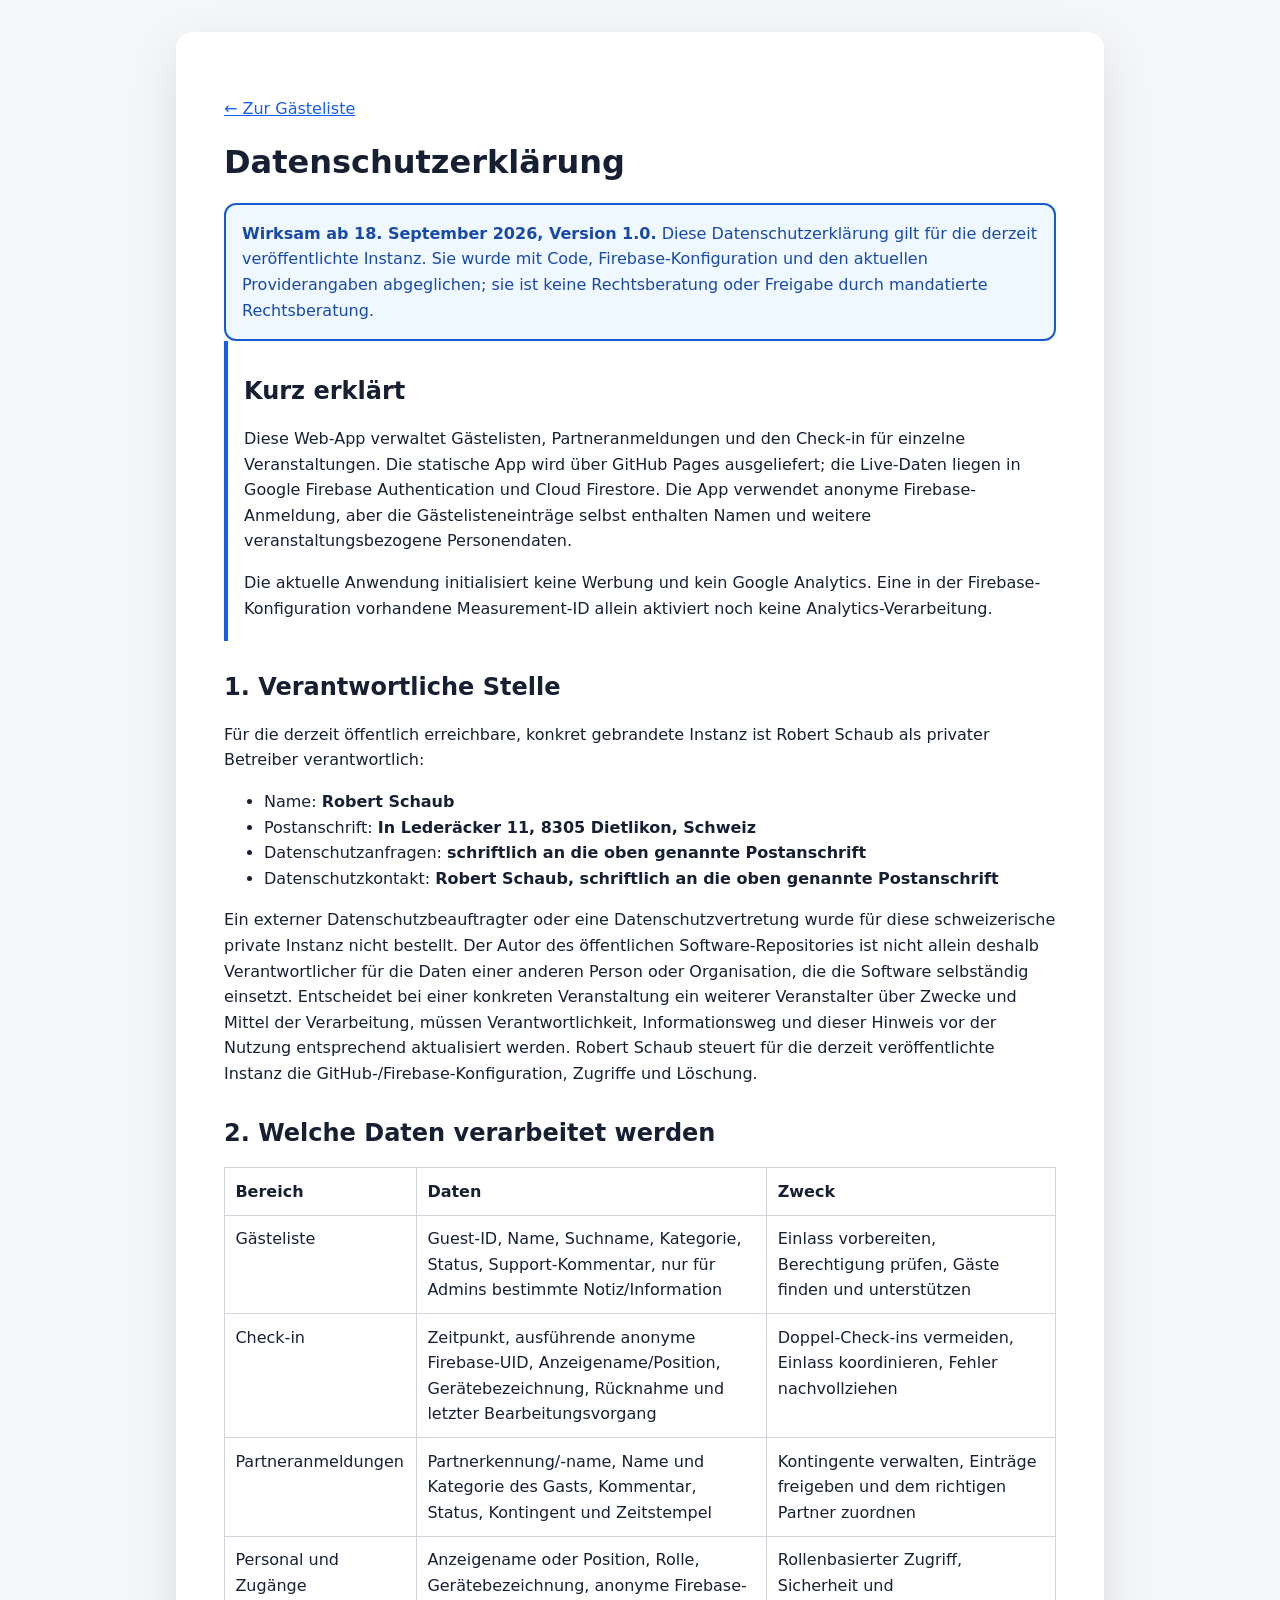
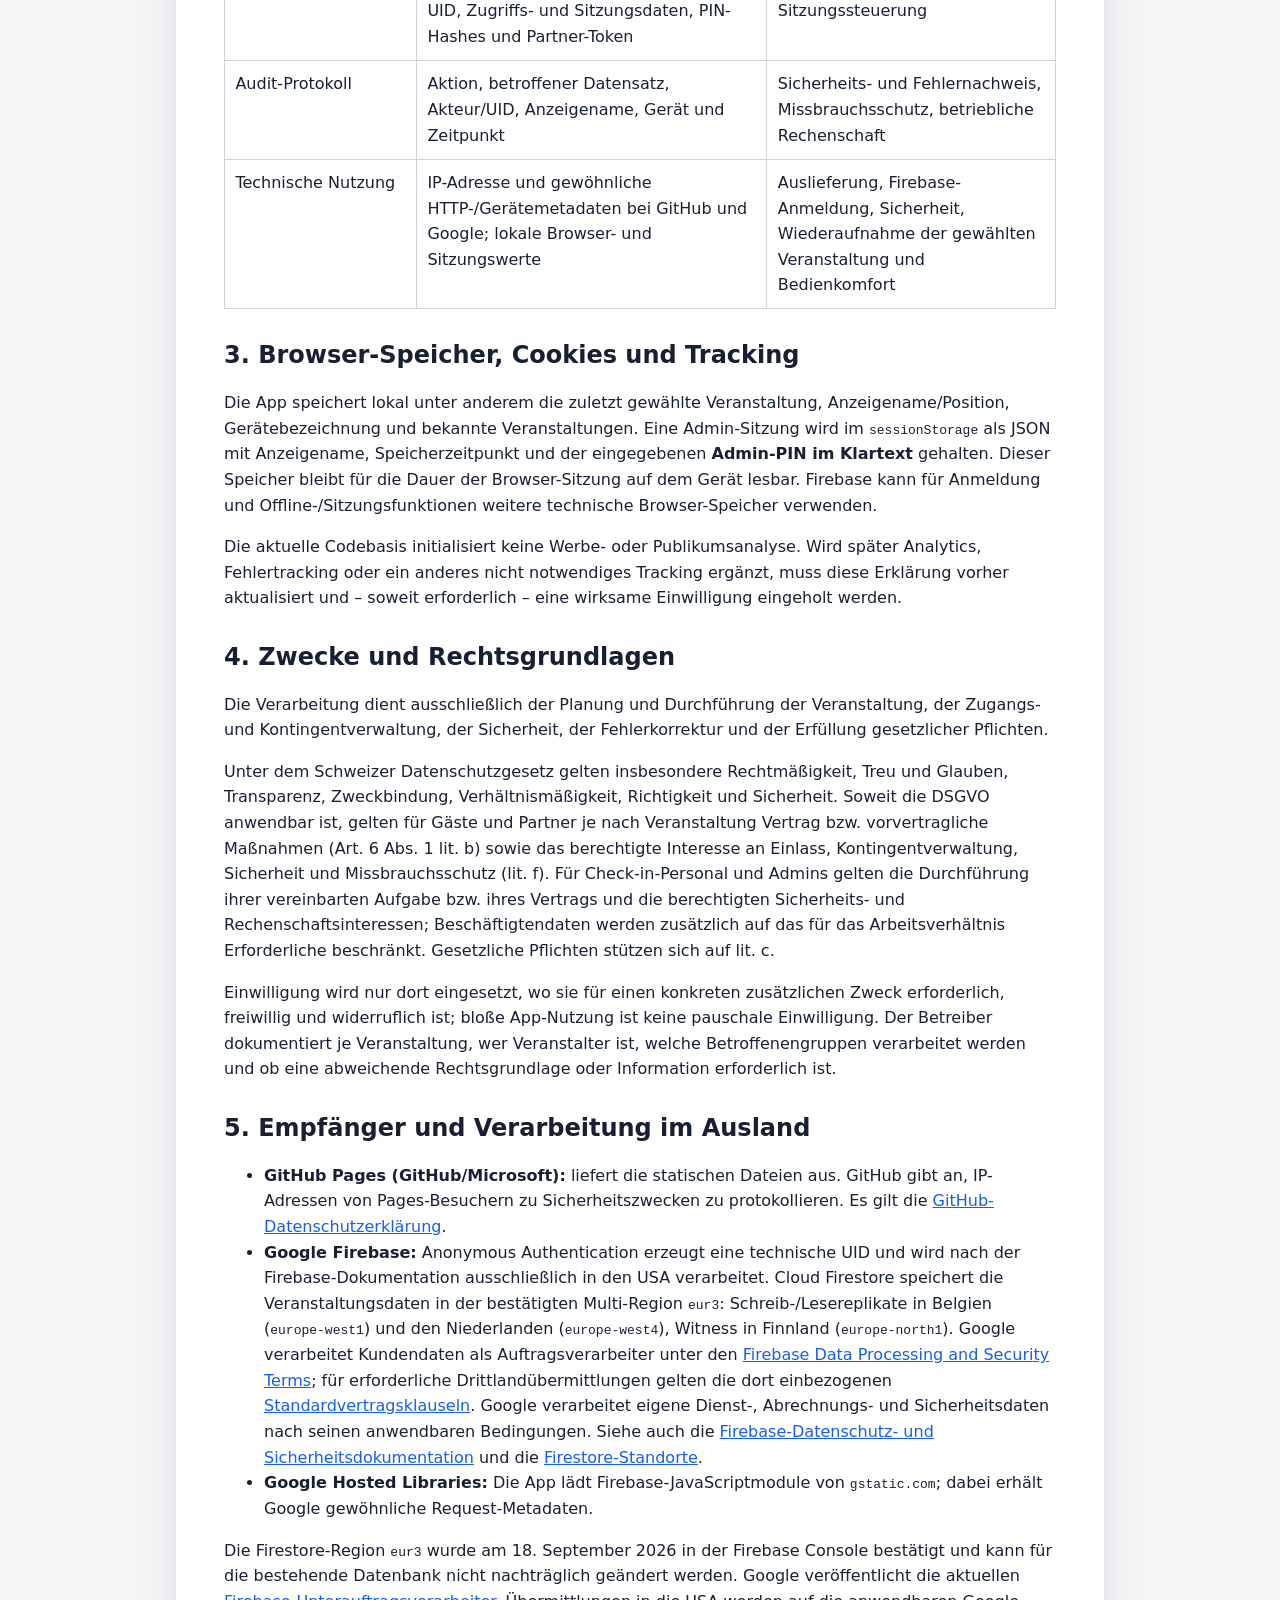
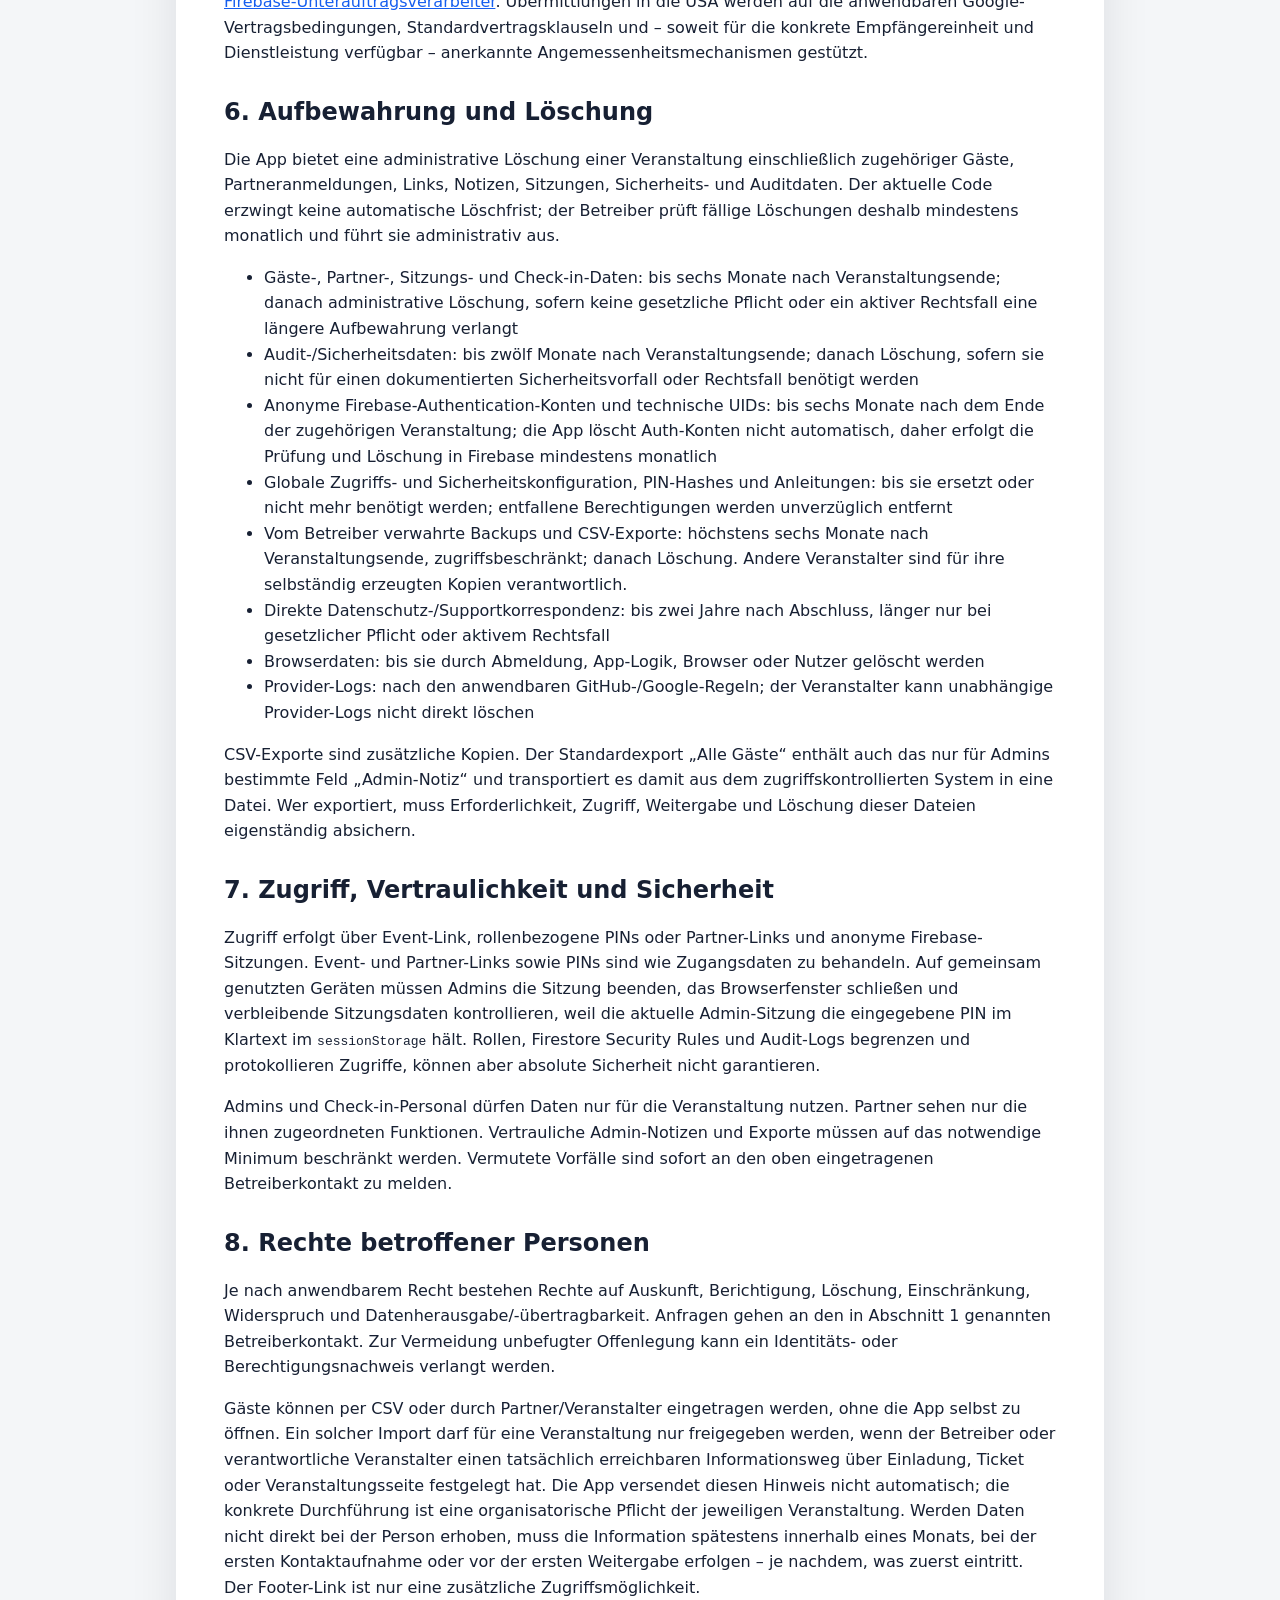
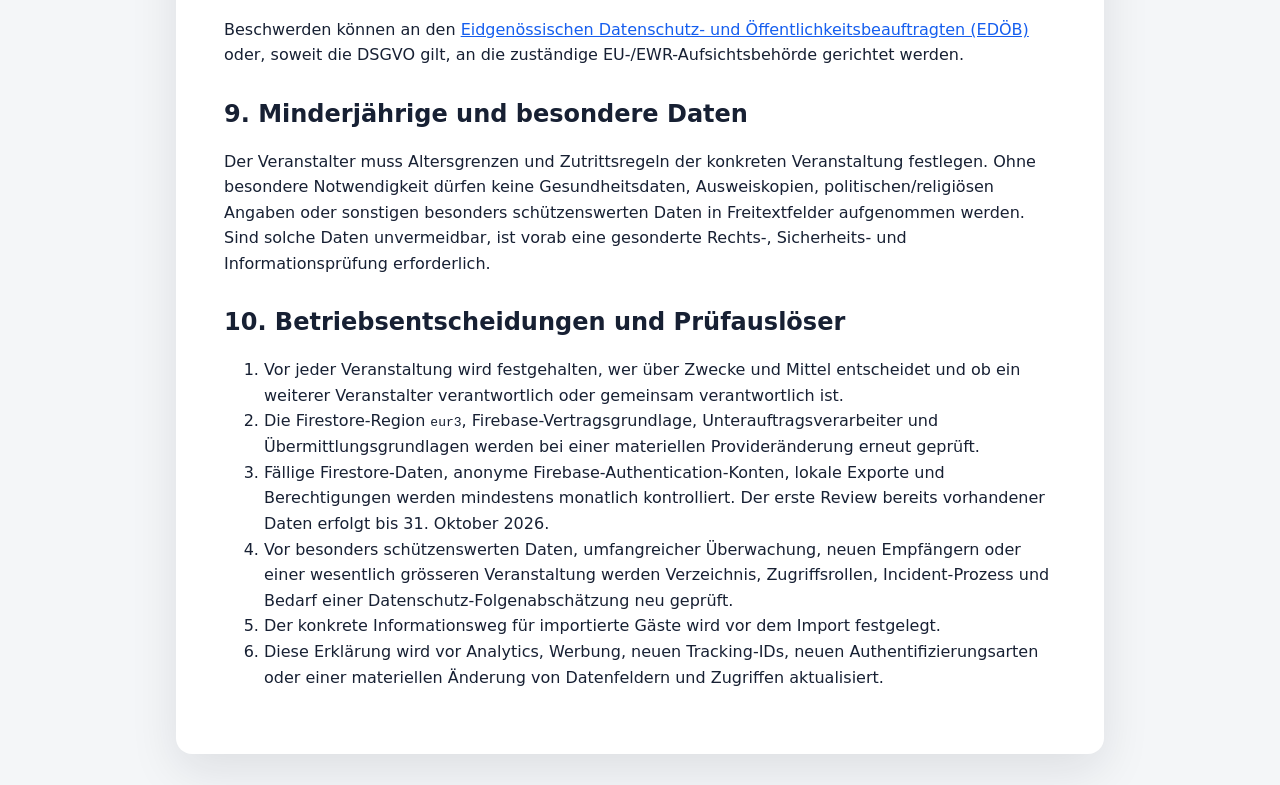
<file: privacy.html>
<!doctype html>
<html lang="de">
<head>
  <meta charset="utf-8" />
  <meta name="viewport" content="width=device-width, initial-scale=1" />
  <title>Datenschutzerklärung – Gästeliste Check-in</title>
  <style>
    :root { color-scheme: light dark; font-family: system-ui, -apple-system, BlinkMacSystemFont, "Segoe UI", sans-serif; }
    body { margin: 0; background: #f4f6f8; color: #172033; line-height: 1.6; }
    main { width: min(52rem, calc(100% - 2rem)); margin: 2rem auto; background: #fff; padding: clamp(1.25rem, 4vw, 3rem); border-radius: 1rem; box-shadow: 0 1rem 3rem rgba(15, 23, 42, .1); }
    h1, h2 { line-height: 1.2; }
    h2 { margin-top: 2rem; }
    a { color: #155eef; }
    .effective { border: 2px solid #175cd3; background: #eff8ff; color: #1849a9; padding: 1rem; border-radius: .75rem; }
    .summary { border-left: .3rem solid #155eef; padding: .25rem 0 .25rem 1rem; }
    table { border-collapse: collapse; width: 100%; }
    th, td { border: 1px solid #d0d5dd; padding: .65rem; text-align: left; vertical-align: top; }
    code { overflow-wrap: anywhere; }
    @media (prefers-color-scheme: dark) {
      body { background: #101828; color: #e4e7ec; }
      main { background: #1d2939; box-shadow: none; }
      .effective { background: #102a56; color: #d1e9ff; border-color: #53b1fd; }
      a { color: #84adff; }
      th, td { border-color: #475467; }
    }
  </style>
</head>
<body>
  <main>
    <p><a href="./">← Zur Gästeliste</a></p>
    <h1>Datenschutzerklärung</h1>

    <div class="effective">
      <strong>Wirksam ab 18. September 2026, Version 1.0.</strong> Diese Datenschutzerklärung gilt für die derzeit veröffentlichte Instanz. Sie wurde mit Code, Firebase-Konfiguration und den aktuellen Providerangaben abgeglichen; sie ist keine Rechtsberatung oder Freigabe durch mandatierte Rechtsberatung.
    </div>

    <section class="summary">
      <h2>Kurz erklärt</h2>
      <p>Diese Web-App verwaltet Gästelisten, Partneranmeldungen und den Check-in für einzelne Veranstaltungen. Die statische App wird über GitHub Pages ausgeliefert; die Live-Daten liegen in Google Firebase Authentication und Cloud Firestore. Die App verwendet anonyme Firebase-Anmeldung, aber die Gästelisteneinträge selbst enthalten Namen und weitere veranstaltungsbezogene Personendaten.</p>
      <p>Die aktuelle Anwendung initialisiert keine Werbung und kein Google Analytics. Eine in der Firebase-Konfiguration vorhandene Measurement-ID allein aktiviert noch keine Analytics-Verarbeitung.</p>
    </section>

    <h2>1. Verantwortliche Stelle</h2>
    <p>Für die derzeit öffentlich erreichbare, konkret gebrandete Instanz ist Robert Schaub als privater Betreiber verantwortlich:</p>
    <ul>
      <li>Name: <strong>Robert Schaub</strong></li>
      <li>Postanschrift: <strong>In Lederäcker 11, 8305 Dietlikon, Schweiz</strong></li>
      <li>Datenschutzanfragen: <strong>schriftlich an die oben genannte Postanschrift</strong></li>
      <li>Datenschutzkontakt: <strong>Robert Schaub, schriftlich an die oben genannte Postanschrift</strong></li>
    </ul>
    <p>Ein externer Datenschutzbeauftragter oder eine Datenschutzvertretung wurde für diese schweizerische private Instanz nicht bestellt. Der Autor des öffentlichen Software-Repositories ist nicht allein deshalb Verantwortlicher für die Daten einer anderen Person oder Organisation, die die Software selbständig einsetzt. Entscheidet bei einer konkreten Veranstaltung ein weiterer Veranstalter über Zwecke und Mittel der Verarbeitung, müssen Verantwortlichkeit, Informationsweg und dieser Hinweis vor der Nutzung entsprechend aktualisiert werden. Robert Schaub steuert für die derzeit veröffentlichte Instanz die GitHub-/Firebase-Konfiguration, Zugriffe und Löschung.</p>

    <h2>2. Welche Daten verarbeitet werden</h2>
    <table>
      <thead><tr><th>Bereich</th><th>Daten</th><th>Zweck</th></tr></thead>
      <tbody>
        <tr><td>Gästeliste</td><td>Guest-ID, Name, Suchname, Kategorie, Status, Support-Kommentar, nur für Admins bestimmte Notiz/Information</td><td>Einlass vorbereiten, Berechtigung prüfen, Gäste finden und unterstützen</td></tr>
        <tr><td>Check-in</td><td>Zeitpunkt, ausführende anonyme Firebase-UID, Anzeigename/Position, Gerätebezeichnung, Rücknahme und letzter Bearbeitungsvorgang</td><td>Doppel-Check-ins vermeiden, Einlass koordinieren, Fehler nachvollziehen</td></tr>
        <tr><td>Partneranmeldungen</td><td>Partnerkennung/-name, Name und Kategorie des Gasts, Kommentar, Status, Kontingent und Zeitstempel</td><td>Kontingente verwalten, Einträge freigeben und dem richtigen Partner zuordnen</td></tr>
        <tr><td>Personal und Zugänge</td><td>Anzeigename oder Position, Rolle, Gerätebezeichnung, anonyme Firebase-UID, Zugriffs- und Sitzungsdaten, PIN-Hashes und Partner-Token</td><td>Rollenbasierter Zugriff, Sicherheit und Sitzungssteuerung</td></tr>
        <tr><td>Audit-Protokoll</td><td>Aktion, betroffener Datensatz, Akteur/UID, Anzeigename, Gerät und Zeitpunkt</td><td>Sicherheits- und Fehlernachweis, Missbrauchsschutz, betriebliche Rechenschaft</td></tr>
        <tr><td>Technische Nutzung</td><td>IP-Adresse und gewöhnliche HTTP-/Gerätemetadaten bei GitHub und Google; lokale Browser- und Sitzungswerte</td><td>Auslieferung, Firebase-Anmeldung, Sicherheit, Wiederaufnahme der gewählten Veranstaltung und Bedienkomfort</td></tr>
      </tbody>
    </table>

    <h2>3. Browser-Speicher, Cookies und Tracking</h2>
    <p>Die App speichert lokal unter anderem die zuletzt gewählte Veranstaltung, Anzeigename/Position, Gerätebezeichnung und bekannte Veranstaltungen. Eine Admin-Sitzung wird im <code>sessionStorage</code> als JSON mit Anzeigename, Speicherzeitpunkt und der eingegebenen <strong>Admin-PIN im Klartext</strong> gehalten. Dieser Speicher bleibt für die Dauer der Browser-Sitzung auf dem Gerät lesbar. Firebase kann für Anmeldung und Offline-/Sitzungsfunktionen weitere technische Browser-Speicher verwenden.</p>
    <p>Die aktuelle Codebasis initialisiert keine Werbe- oder Publikumsanalyse. Wird später Analytics, Fehlertracking oder ein anderes nicht notwendiges Tracking ergänzt, muss diese Erklärung vorher aktualisiert und – soweit erforderlich – eine wirksame Einwilligung eingeholt werden.</p>

    <h2>4. Zwecke und Rechtsgrundlagen</h2>
    <p>Die Verarbeitung dient ausschließlich der Planung und Durchführung der Veranstaltung, der Zugangs- und Kontingentverwaltung, der Sicherheit, der Fehlerkorrektur und der Erfüllung gesetzlicher Pflichten.</p>
    <p>Unter dem Schweizer Datenschutzgesetz gelten insbesondere Rechtmäßigkeit, Treu und Glauben, Transparenz, Zweckbindung, Verhältnismäßigkeit, Richtigkeit und Sicherheit. Soweit die DSGVO anwendbar ist, gelten für Gäste und Partner je nach Veranstaltung Vertrag bzw. vorvertragliche Maßnahmen (Art. 6 Abs. 1 lit. b) sowie das berechtigte Interesse an Einlass, Kontingentverwaltung, Sicherheit und Missbrauchsschutz (lit. f). Für Check-in-Personal und Admins gelten die Durchführung ihrer vereinbarten Aufgabe bzw. ihres Vertrags und die berechtigten Sicherheits- und Rechenschaftsinteressen; Beschäftigtendaten werden zusätzlich auf das für das Arbeitsverhältnis Erforderliche beschränkt. Gesetzliche Pflichten stützen sich auf lit. c.</p>
    <p>Einwilligung wird nur dort eingesetzt, wo sie für einen konkreten zusätzlichen Zweck erforderlich, freiwillig und widerruflich ist; bloße App-Nutzung ist keine pauschale Einwilligung. Der Betreiber dokumentiert je Veranstaltung, wer Veranstalter ist, welche Betroffenengruppen verarbeitet werden und ob eine abweichende Rechtsgrundlage oder Information erforderlich ist.</p>

    <h2>5. Empfänger und Verarbeitung im Ausland</h2>
    <ul>
      <li><strong>GitHub Pages (GitHub/Microsoft):</strong> liefert die statischen Dateien aus. GitHub gibt an, IP-Adressen von Pages-Besuchern zu Sicherheitszwecken zu protokollieren. Es gilt die <a href="https://docs.github.com/en/site-policy/privacy-policies/github-general-privacy-statement">GitHub-Datenschutzerklärung</a>.</li>
      <li><strong>Google Firebase:</strong> Anonymous Authentication erzeugt eine technische UID und wird nach der Firebase-Dokumentation ausschließlich in den USA verarbeitet. Cloud Firestore speichert die Veranstaltungsdaten in der bestätigten Multi-Region <code>eur3</code>: Schreib-/Lesereplikate in Belgien (<code>europe-west1</code>) und den Niederlanden (<code>europe-west4</code>), Witness in Finnland (<code>europe-north1</code>). Google verarbeitet Kundendaten als Auftragsverarbeiter unter den <a href="https://firebase.google.com/terms/data-processing-terms">Firebase Data Processing and Security Terms</a>; für erforderliche Drittlandübermittlungen gelten die dort einbezogenen <a href="https://firebase.google.com/terms/firebase-sccs">Standardvertragsklauseln</a>. Google verarbeitet eigene Dienst-, Abrechnungs- und Sicherheitsdaten nach seinen anwendbaren Bedingungen. Siehe auch die <a href="https://firebase.google.com/support/privacy">Firebase-Datenschutz- und Sicherheitsdokumentation</a> und die <a href="https://firebase.google.com/docs/firestore/locations">Firestore-Standorte</a>.</li>
      <li><strong>Google Hosted Libraries:</strong> Die App lädt Firebase-JavaScriptmodule von <code>gstatic.com</code>; dabei erhält Google gewöhnliche Request-Metadaten.</li>
    </ul>
    <p>Die Firestore-Region <code>eur3</code> wurde am 18. September 2026 in der Firebase Console bestätigt und kann für die bestehende Datenbank nicht nachträglich geändert werden. Google veröffentlicht die aktuellen <a href="https://firebase.google.com/terms/subprocessors">Firebase-Unterauftragsverarbeiter</a>. Übermittlungen in die USA werden auf die anwendbaren Google-Vertragsbedingungen, Standardvertragsklauseln und – soweit für die konkrete Empfängereinheit und Dienstleistung verfügbar – anerkannte Angemessenheitsmechanismen gestützt.</p>

    <h2>6. Aufbewahrung und Löschung</h2>
    <p>Die App bietet eine administrative Löschung einer Veranstaltung einschließlich zugehöriger Gäste, Partneranmeldungen, Links, Notizen, Sitzungen, Sicherheits- und Auditdaten. Der aktuelle Code erzwingt keine automatische Löschfrist; der Betreiber prüft fällige Löschungen deshalb mindestens monatlich und führt sie administrativ aus.</p>
    <ul>
      <li>Gäste-, Partner-, Sitzungs- und Check-in-Daten: bis sechs Monate nach Veranstaltungsende; danach administrative Löschung, sofern keine gesetzliche Pflicht oder ein aktiver Rechtsfall eine längere Aufbewahrung verlangt</li>
      <li>Audit-/Sicherheitsdaten: bis zwölf Monate nach Veranstaltungsende; danach Löschung, sofern sie nicht für einen dokumentierten Sicherheitsvorfall oder Rechtsfall benötigt werden</li>
      <li>Anonyme Firebase-Authentication-Konten und technische UIDs: bis sechs Monate nach dem Ende der zugehörigen Veranstaltung; die App löscht Auth-Konten nicht automatisch, daher erfolgt die Prüfung und Löschung in Firebase mindestens monatlich</li>
      <li>Globale Zugriffs- und Sicherheitskonfiguration, PIN-Hashes und Anleitungen: bis sie ersetzt oder nicht mehr benötigt werden; entfallene Berechtigungen werden unverzüglich entfernt</li>
      <li>Vom Betreiber verwahrte Backups und CSV-Exporte: höchstens sechs Monate nach Veranstaltungsende, zugriffsbeschränkt; danach Löschung. Andere Veranstalter sind für ihre selbständig erzeugten Kopien verantwortlich.</li>
      <li>Direkte Datenschutz-/Supportkorrespondenz: bis zwei Jahre nach Abschluss, länger nur bei gesetzlicher Pflicht oder aktivem Rechtsfall</li>
      <li>Browserdaten: bis sie durch Abmeldung, App-Logik, Browser oder Nutzer gelöscht werden</li>
      <li>Provider-Logs: nach den anwendbaren GitHub-/Google-Regeln; der Veranstalter kann unabhängige Provider-Logs nicht direkt löschen</li>
    </ul>
    <p>CSV-Exporte sind zusätzliche Kopien. Der Standardexport „Alle Gäste“ enthält auch das nur für Admins bestimmte Feld „Admin-Notiz“ und transportiert es damit aus dem zugriffskontrollierten System in eine Datei. Wer exportiert, muss Erforderlichkeit, Zugriff, Weitergabe und Löschung dieser Dateien eigenständig absichern.</p>

    <h2>7. Zugriff, Vertraulichkeit und Sicherheit</h2>
    <p>Zugriff erfolgt über Event-Link, rollenbezogene PINs oder Partner-Links und anonyme Firebase-Sitzungen. Event- und Partner-Links sowie PINs sind wie Zugangsdaten zu behandeln. Auf gemeinsam genutzten Geräten müssen Admins die Sitzung beenden, das Browserfenster schließen und verbleibende Sitzungsdaten kontrollieren, weil die aktuelle Admin-Sitzung die eingegebene PIN im Klartext im <code>sessionStorage</code> hält. Rollen, Firestore Security Rules und Audit-Logs begrenzen und protokollieren Zugriffe, können aber absolute Sicherheit nicht garantieren.</p>
    <p>Admins und Check-in-Personal dürfen Daten nur für die Veranstaltung nutzen. Partner sehen nur die ihnen zugeordneten Funktionen. Vertrauliche Admin-Notizen und Exporte müssen auf das notwendige Minimum beschränkt werden. Vermutete Vorfälle sind sofort an den oben eingetragenen Betreiberkontakt zu melden.</p>

    <h2>8. Rechte betroffener Personen</h2>
    <p>Je nach anwendbarem Recht bestehen Rechte auf Auskunft, Berichtigung, Löschung, Einschränkung, Widerspruch und Datenherausgabe/-übertragbarkeit. Anfragen gehen an den in Abschnitt 1 genannten Betreiberkontakt. Zur Vermeidung unbefugter Offenlegung kann ein Identitäts- oder Berechtigungsnachweis verlangt werden.</p>
    <p>Gäste können per CSV oder durch Partner/Veranstalter eingetragen werden, ohne die App selbst zu öffnen. Ein solcher Import darf für eine Veranstaltung nur freigegeben werden, wenn der Betreiber oder verantwortliche Veranstalter einen tatsächlich erreichbaren Informationsweg über Einladung, Ticket oder Veranstaltungsseite festgelegt hat. Die App versendet diesen Hinweis nicht automatisch; die konkrete Durchführung ist eine organisatorische Pflicht der jeweiligen Veranstaltung. Werden Daten nicht direkt bei der Person erhoben, muss die Information spätestens innerhalb eines Monats, bei der ersten Kontaktaufnahme oder vor der ersten Weitergabe erfolgen – je nachdem, was zuerst eintritt. Der Footer-Link ist nur eine zusätzliche Zugriffsmöglichkeit.</p>
    <p>Beschwerden können an den <a href="https://www.edoeb.admin.ch/de">Eidgenössischen Datenschutz- und Öffentlichkeitsbeauftragten (EDÖB)</a> oder, soweit die DSGVO gilt, an die zuständige EU-/EWR-Aufsichtsbehörde gerichtet werden.</p>

    <h2>9. Minderjährige und besondere Daten</h2>
    <p>Der Veranstalter muss Altersgrenzen und Zutrittsregeln der konkreten Veranstaltung festlegen. Ohne besondere Notwendigkeit dürfen keine Gesundheitsdaten, Ausweiskopien, politischen/religiösen Angaben oder sonstigen besonders schützenswerten Daten in Freitextfelder aufgenommen werden. Sind solche Daten unvermeidbar, ist vorab eine gesonderte Rechts-, Sicherheits- und Informationsprüfung erforderlich.</p>

    <h2>10. Betriebsentscheidungen und Prüfauslöser</h2>
    <ol>
      <li>Vor jeder Veranstaltung wird festgehalten, wer über Zwecke und Mittel entscheidet und ob ein weiterer Veranstalter verantwortlich oder gemeinsam verantwortlich ist.</li>
      <li>Die Firestore-Region <code>eur3</code>, Firebase-Vertragsgrundlage, Unterauftragsverarbeiter und Übermittlungsgrundlagen werden bei einer materiellen Provideränderung erneut geprüft.</li>
      <li>Fällige Firestore-Daten, anonyme Firebase-Authentication-Konten, lokale Exporte und Berechtigungen werden mindestens monatlich kontrolliert. Der erste Review bereits vorhandener Daten erfolgt bis 31. Oktober 2026.</li>
      <li>Vor besonders schützenswerten Daten, umfangreicher Überwachung, neuen Empfängern oder einer wesentlich grösseren Veranstaltung werden Verzeichnis, Zugriffsrollen, Incident-Prozess und Bedarf einer Datenschutz-Folgenabschätzung neu geprüft.</li>
      <li>Der konkrete Informationsweg für importierte Gäste wird vor dem Import festgelegt.</li>
      <li>Diese Erklärung wird vor Analytics, Werbung, neuen Tracking-IDs, neuen Authentifizierungsarten oder einer materiellen Änderung von Datenfeldern und Zugriffen aktualisiert.</li>
    </ol>
  </main>
</body>
</html>
</file>
